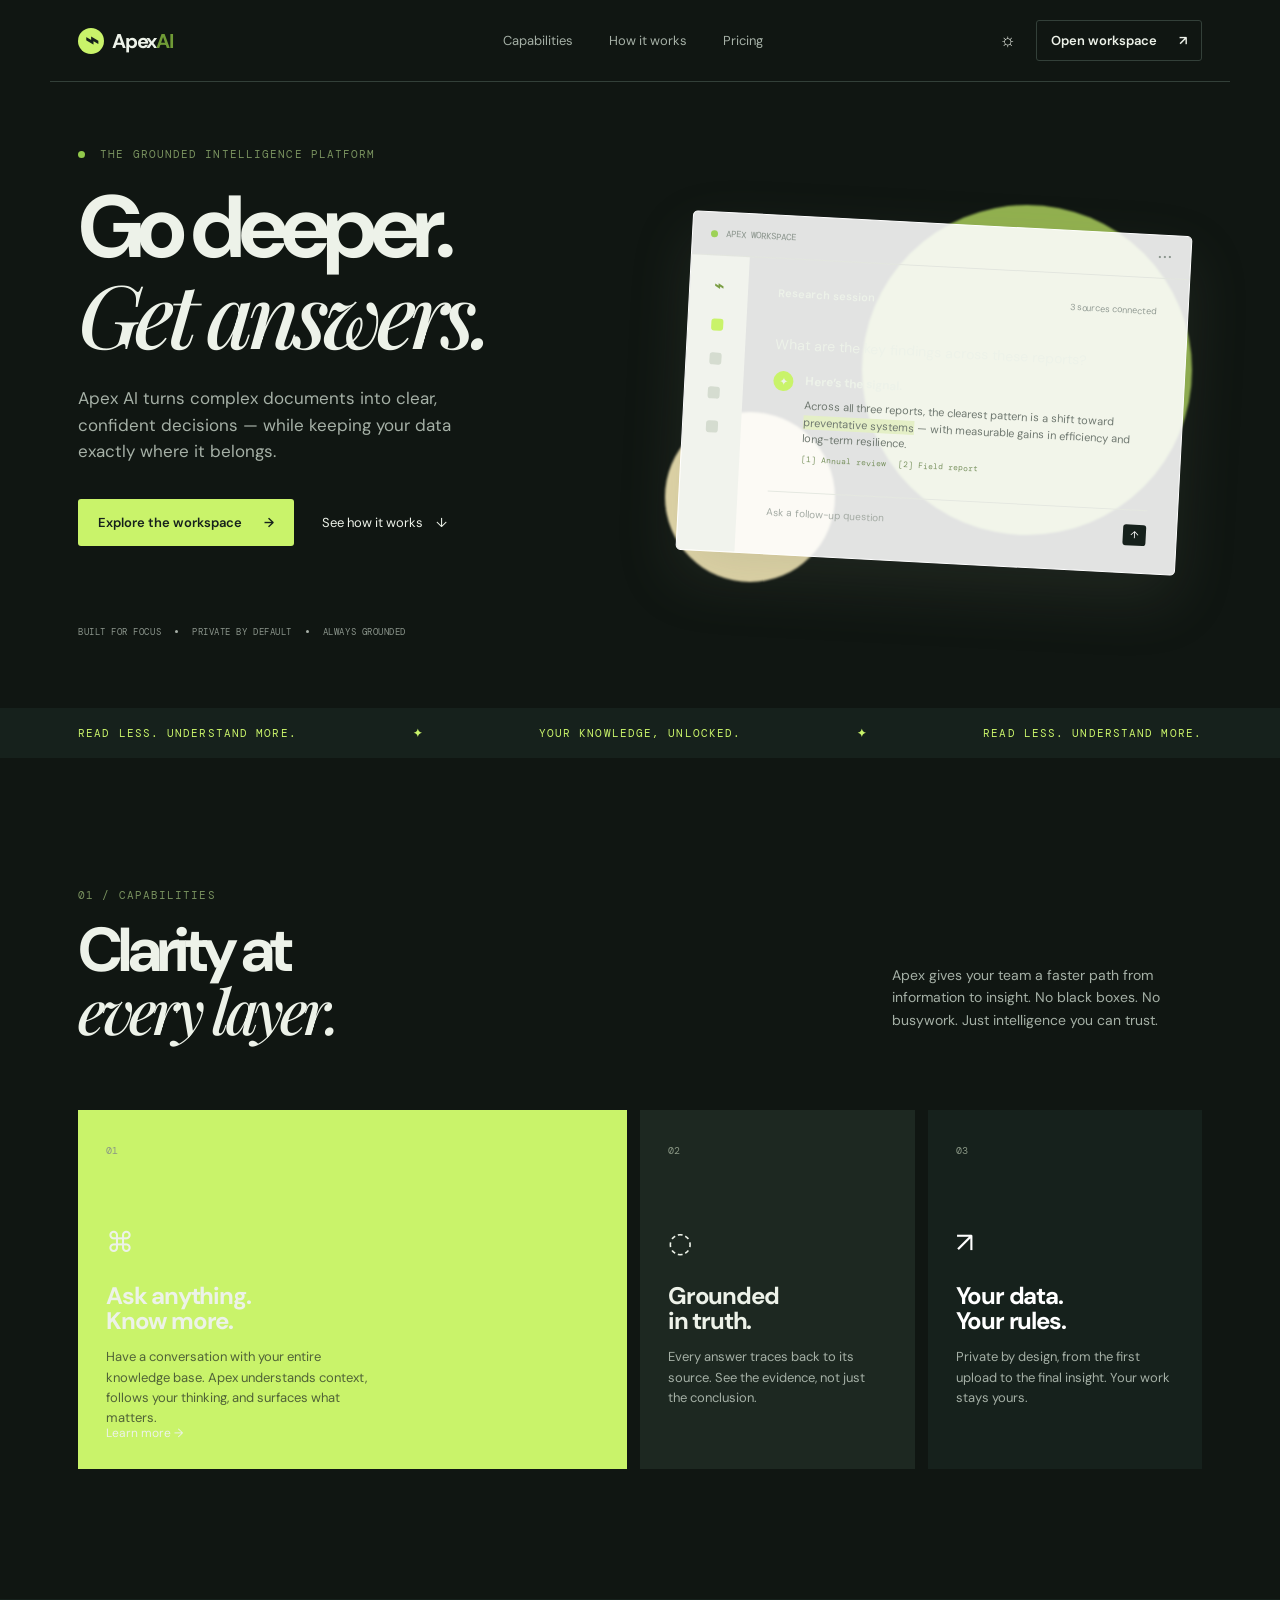
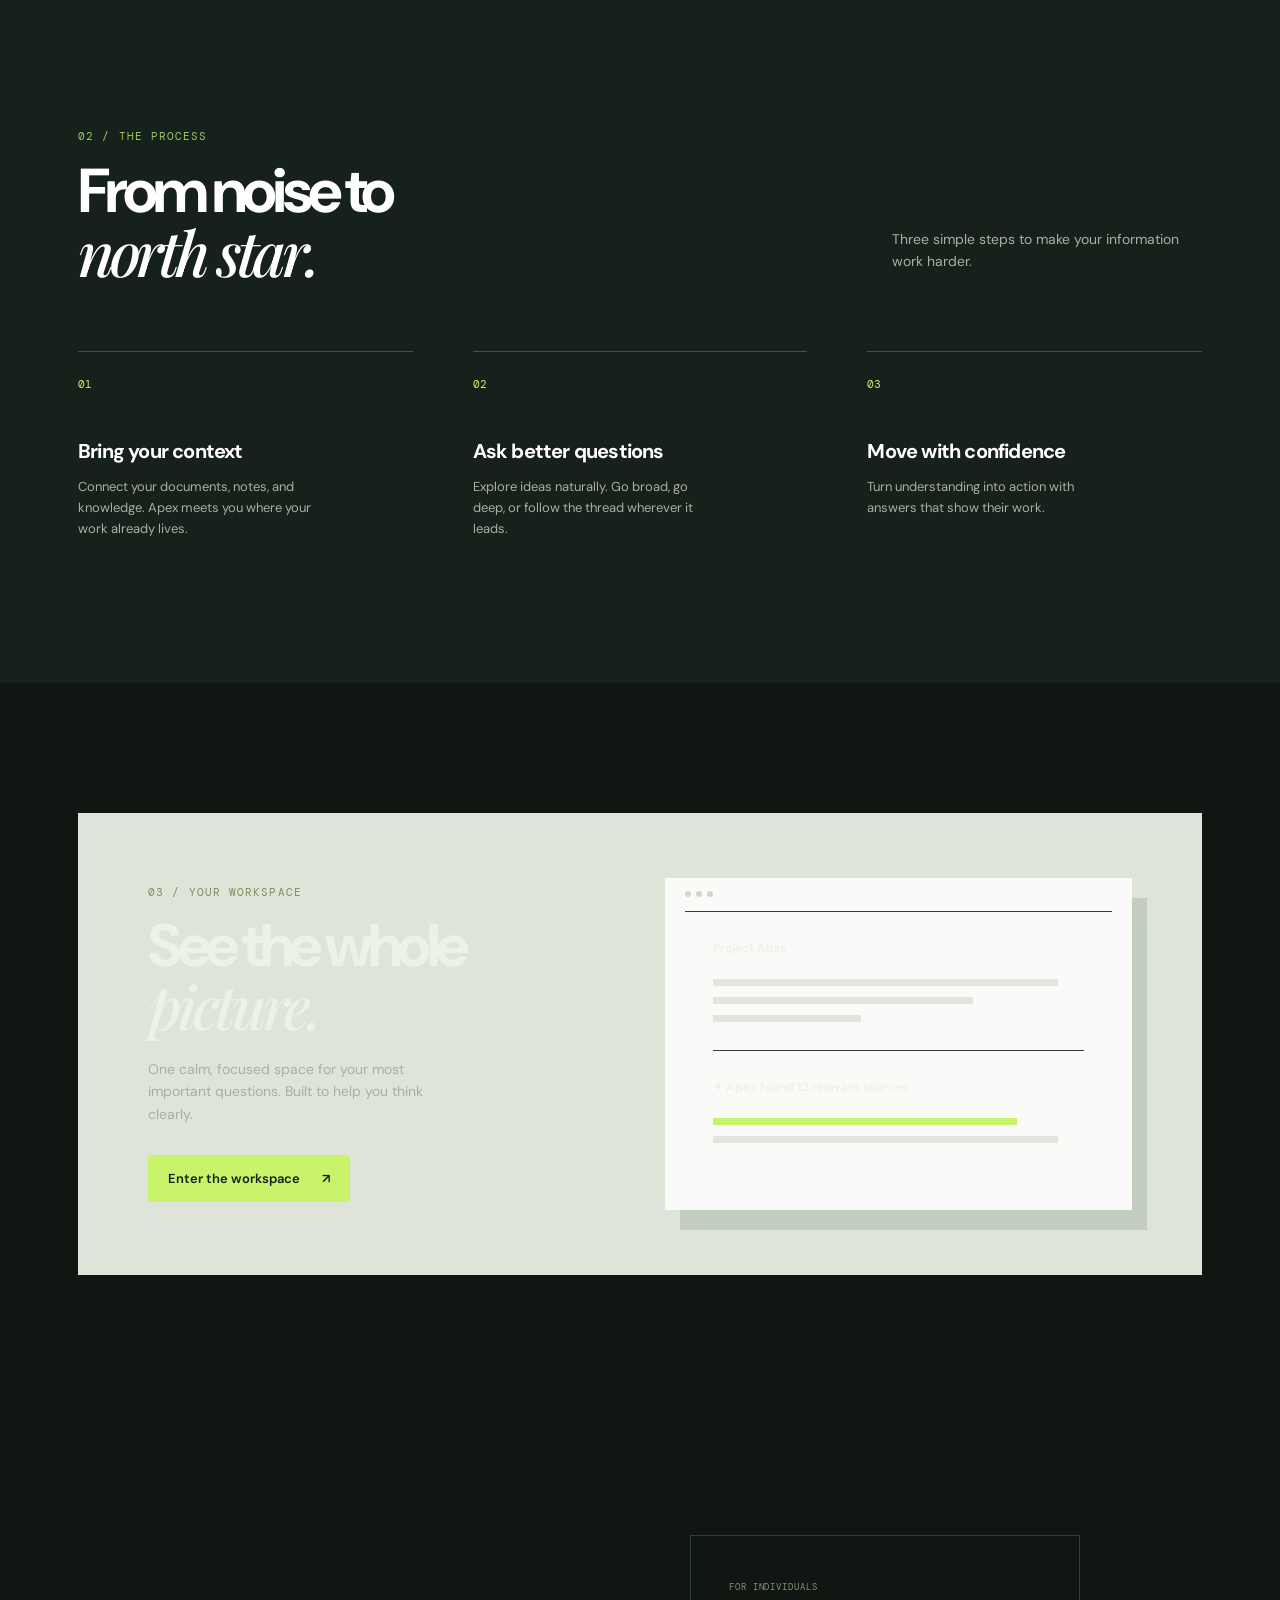
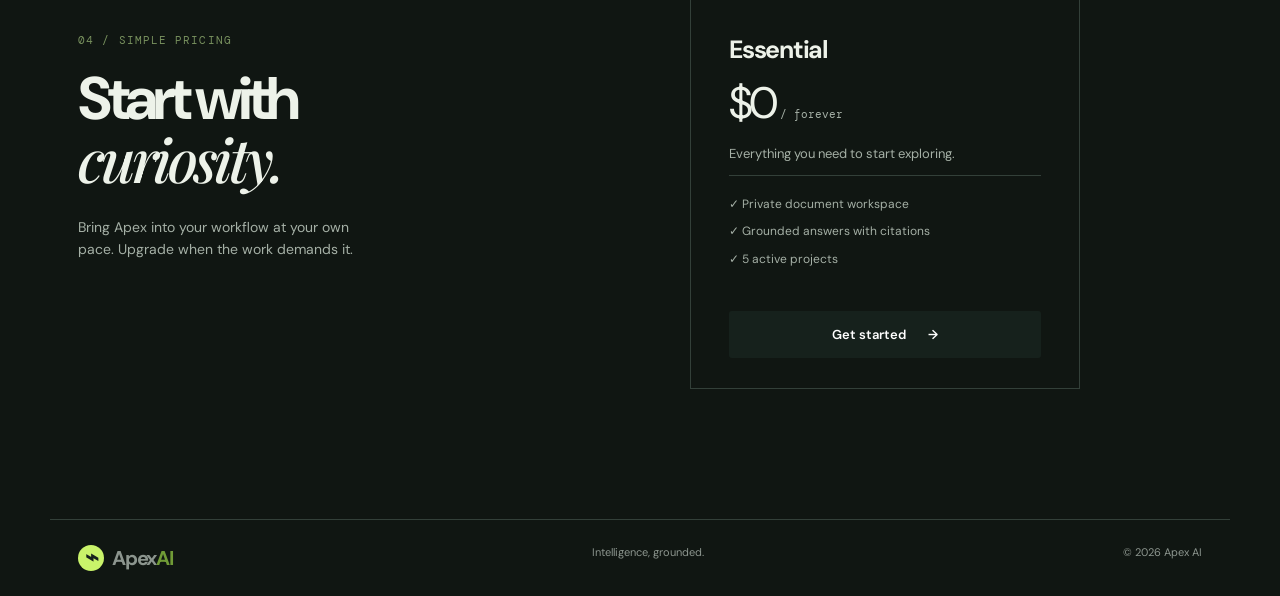
<file: website/index.html>
<!doctype html>
<html lang="en" data-theme="dark">
<head>
  <meta charset="utf-8">
  <meta name="viewport" content="width=device-width, initial-scale=1">
  <meta name="description" content="Apex AI — private intelligence for the documents that matter.">
  <title>Apex AI — Intelligence, grounded.</title>
  <link rel="stylesheet" href="styles.css">
</head>
<body>
  <nav class="nav shell" aria-label="Primary navigation">
    <a class="brand" href="#top" aria-label="Apex AI home"><span class="brand-mark">⌁</span><span>Apex<span class="accent">AI</span></span></a>
    <div class="nav-links"><a href="#features">Capabilities</a><a href="#how-it-works">How it works</a><a href="#pricing">Pricing</a></div>
    <div class="nav-actions"><button class="theme-toggle" type="button" aria-label="Toggle color theme">☼</button><a class="button button-small button-ghost" href="#demo">Open workspace <span>↗</span></a><button class="menu-toggle" type="button" aria-label="Open menu">☰</button></div>
  </nav>

  <main id="top">
    <section class="hero shell">
      <div class="hero-copy">
        <div class="eyebrow"><span class="pulse"></span> The grounded intelligence platform</div>
        <h1>Go deeper.<br><em>Get answers.</em></h1>
        <p class="hero-lede">Apex AI turns complex documents into clear, confident decisions — while keeping your data exactly where it belongs.</p>
        <div class="hero-actions"><a class="button button-primary" href="#demo">Explore the workspace <span>→</span></a><a class="text-link" href="#how-it-works">See how it works <span>↓</span></a></div>
        <div class="trust-row"><span>BUILT FOR FOCUS</span><i></i><span>PRIVATE BY DEFAULT</span><i></i><span>ALWAYS GROUNDED</span></div>
      </div>
      <div class="hero-visual" aria-label="Apex AI workspace preview">
        <div class="orb orb-one"></div><div class="orb orb-two"></div>
        <div class="workspace-card">
          <div class="card-top"><span class="dot green"></span><span class="card-label">APEX WORKSPACE</span><span class="card-menu">•••</span></div>
          <div class="card-body"><div class="mini-sidebar"><b>⌁</b><span class="active"></span><span></span><span></span><span></span></div><div class="chat-pane"><div class="chat-head"><span>Research session</span><small>3 sources connected</small></div><div class="question">What are the key findings across these reports?</div><div class="answer"><div class="answer-icon">✦</div><div><strong>Here’s the signal.</strong><p>Across all three reports, the clearest pattern is a shift toward <mark>preventative systems</mark> — with measurable gains in efficiency and long-term resilience.</p><div class="sources"><span>[1] Annual review</span><span>[2] Field report</span></div></div></div><div class="input-line">Ask a follow-up question <span>↑</span></div></div></div>
        </div>
      </div>
    </section>

    <section class="marquee"><div class="shell marquee-inner"><span>READ LESS. UNDERSTAND MORE.</span><b>✦</b><span>YOUR KNOWLEDGE, UNLOCKED.</span><b>✦</b><span>READ LESS. UNDERSTAND MORE.</span></div></section>

    <section class="section shell" id="features"><div class="section-heading"><div><div class="eyebrow">01 / Capabilities</div><h2>Clarity at<br><em>every layer.</em></h2></div><p>Apex gives your team a faster path from information to insight. No black boxes. No busywork. Just intelligence you can trust.</p></div><div class="feature-grid"><article class="feature feature-large"><span class="feature-number">01</span><div class="feature-icon">⌘</div><h3>Ask anything.<br>Know more.</h3><p>Have a conversation with your entire knowledge base. Apex understands context, follows your thinking, and surfaces what matters.</p><a href="#demo">Learn more →</a></article><article class="feature"><span class="feature-number">02</span><div class="feature-icon">◌</div><h3>Grounded<br>in truth.</h3><p>Every answer traces back to its source. See the evidence, not just the conclusion.</p></article><article class="feature dark-feature"><span class="feature-number">03</span><div class="feature-icon">↗</div><h3>Your data.<br>Your rules.</h3><p>Private by design, from the first upload to the final insight. Your work stays yours.</p></article></div></section>

    <section class="process section" id="how-it-works"><div class="shell"><div class="section-heading"><div><div class="eyebrow">02 / The process</div><h2>From noise to<br><em>north star.</em></h2></div><p>Three simple steps to make your information work harder.</p></div><div class="steps"><div class="step"><span>01</span><h3>Bring your context</h3><p>Connect your documents, notes, and knowledge. Apex meets you where your work already lives.</p></div><div class="step"><span>02</span><h3>Ask better questions</h3><p>Explore ideas naturally. Go broad, go deep, or follow the thread wherever it leads.</p></div><div class="step"><span>03</span><h3>Move with confidence</h3><p>Turn understanding into action with answers that show their work.</p></div></div></div></section>

    <section class="demo section shell" id="demo"><div class="demo-card"><div><div class="eyebrow">03 / Your workspace</div><h2>See the whole<br><em>picture.</em></h2><p>One calm, focused space for your most important questions. Built to help you think clearly.</p><a class="button button-primary" href="#top">Enter the workspace <span>↗</span></a></div><div class="demo-window"><div class="demo-window-top"><span></span><span></span><span></span></div><div class="demo-lines"><b>Project Atlas</b><span class="line wide"></span><span class="line"></span><span class="line short"></span><hr><b>✦ Apex found 12 relevant sources</b><span class="line highlight"></span><span class="line wide"></span></div></div></div></section>

    <section class="section pricing shell" id="pricing"><div class="pricing-copy"><div class="eyebrow">04 / Simple pricing</div><h2>Start with<br><em>curiosity.</em></h2><p>Bring Apex into your workflow at your own pace. Upgrade when the work demands it.</p></div><div class="price-card"><span class="price-tag">FOR INDIVIDUALS</span><h3>Essential</h3><div class="price">$0 <small>/ forever</small></div><p>Everything you need to start exploring.</p><ul><li>✓ Private document workspace</li><li>✓ Grounded answers with citations</li><li>✓ 5 active projects</li></ul><a class="button button-dark" href="#demo">Get started <span>→</span></a></div></section>
  </main>
  <footer class="footer shell"><a class="brand" href="#top"><span class="brand-mark">⌁</span><span>Apex<span class="accent">AI</span></span></a><span>Intelligence, grounded.</span><span>© 2026 Apex AI</span></footer>
  <script src="script.js"></script>
</body></html>
</file>
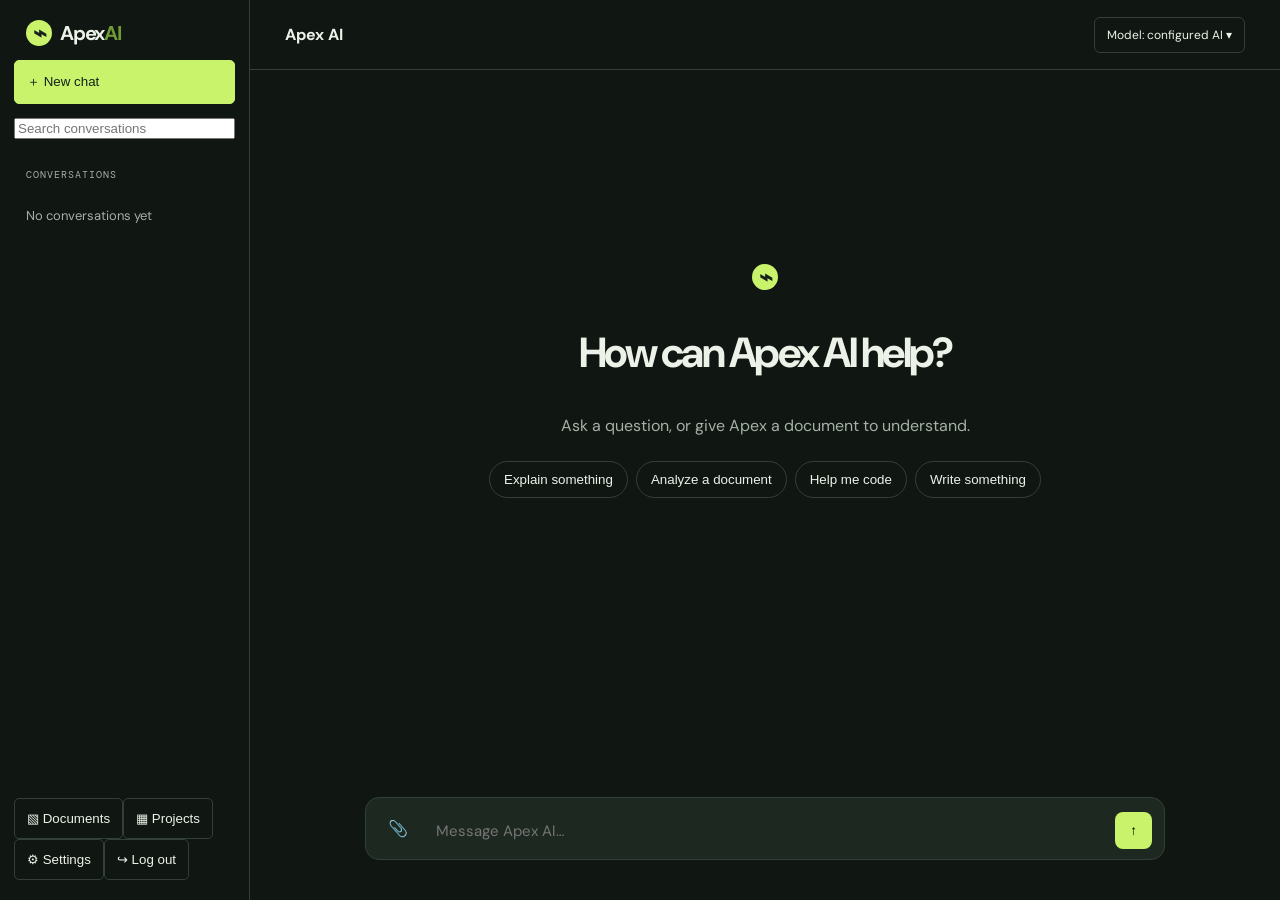
<file: website/app.html>
<!doctype html><html lang="en" data-theme="dark"><head><meta charset="utf-8"><meta name="viewport" content="width=device-width,initial-scale=1"><title>Apex AI — Chat</title><link rel="stylesheet" href="styles.css"><style>body{background:var(--bg)}.shell-app{height:100vh;display:grid;grid-template-columns:250px 1fr}.sidebar{border-right:1px solid var(--line);padding:20px 14px;display:flex;flex-direction:column;gap:14px}.side-title{padding:0 12px}.side-button{border:1px solid var(--line);background:transparent;color:var(--ink);padding:12px;border-radius:5px;text-align:left;cursor:pointer}.side-button.primary{background:var(--lime);border-color:var(--lime);color:#16211c}.side-label{font:10px 'DM Mono';color:var(--muted);padding:15px 12px 3px;text-transform:uppercase;letter-spacing:.1em}.history{color:var(--muted);font-size:13px;padding:9px 12px}.side-bottom{margin-top:auto}.chat{display:flex;flex-direction:column;min-width:0}.chat-top{height:70px;border-bottom:1px solid var(--line);display:flex;align-items:center;justify-content:space-between;padding:0 35px}.model{border:1px solid var(--line);padding:9px 12px;border-radius:6px;font-size:12px}.messages{flex:1;overflow:auto;max-width:800px;width:100%;margin:auto;padding:50px 28px}.empty{text-align:center;margin-top:16vh}.empty h1{font-size:42px;letter-spacing:-.06em}.empty p{color:var(--muted)}.suggestions{display:flex;gap:8px;justify-content:center;flex-wrap:wrap;margin-top:25px}.suggestions button{padding:10px 14px;border:1px solid var(--line);background:transparent;color:var(--ink);border-radius:20px;cursor:pointer}.bubble{padding:18px 0;line-height:1.65;white-space:pre-wrap}.bubble.user{color:var(--muted);border-bottom:1px solid var(--line)}.bubble.ai{font-size:16px}.composer-wrap{padding:20px 28px 30px}.composer{max-width:800px;margin:auto;display:flex;gap:10px;align-items:end;border:1px solid var(--line);border-radius:14px;padding:10px 12px;background:var(--card)}textarea{flex:1;resize:none;border:0;outline:0;background:transparent;color:var(--ink);font:15px 'DM Sans';padding:8px}.send{border:0;border-radius:8px;background:var(--lime);padding:11px 15px;cursor:pointer}.attach{cursor:pointer;color:var(--muted);padding:10px}.attach input{display:none}.source{font-size:12px;color:#78915e;border-left:2px solid var(--lime);padding:5px 10px;margin-top:8px}@media(max-width:700px){.shell-app{grid-template-columns:1fr}.sidebar{display:none}.sidebar.open{display:flex;position:fixed;z-index:5;background:var(--bg);height:100%;width:260px}.chat-top{padding:0 16px}.messages{padding:30px 18px}.composer-wrap{padding:12px}.empty h1{font-size:34px}.menu-mobile{display:block!important}.side-bottom{margin-top:auto}}.menu-mobile{display:none;background:none;border:0;color:var(--ink);font-size:20px}</style></head><body><div class="shell-app"><aside class="sidebar" id="sidebar"><div class="side-title"><a class="brand" href="index.html"><span class="brand-mark">⌁</span><span>Apex<span class="accent">AI</span></span></a></div><button class="side-button primary" onclick="newChat()">＋ New chat</button><input class="input" id="search" placeholder="Search conversations"><div class="side-label">Conversations</div><div class="history" id="history">No conversations yet</div><div class="side-bottom"><button class="side-button" onclick="alert('Document management is available through upload in chat.')">▧ Documents</button><button class="side-button">▦ Projects</button><button class="side-button">⚙ Settings</button><button class="side-button" onclick="logout()">↪ Log out</button></div></aside><section class="chat"><header class="chat-top"><button class="menu-mobile" onclick="sidebar.classList.toggle('open')">☰</button><strong>Apex AI</strong><span class="model">Model: configured AI ▾</span></header><main class="messages" id="messages"><div class="empty" id="empty"><div class="brand" style="justify-content:center;font-size:34px"><span class="brand-mark">⌁</span></div><h1>How can Apex AI help?</h1><p>Ask a question, or give Apex a document to understand.</p><div class="suggestions"><button onclick="suggest('Explain something clearly')">Explain something</button><button onclick="suggest('Analyze my document')">Analyze a document</button><button onclick="suggest('Help me code')">Help me code</button><button onclick="suggest('Write something for me')">Write something</button></div></div></main><div class="composer-wrap"><div class="composer"><label class="attach">📎<input id="file" type="file" accept="application/pdf" onchange="upload()"></label><textarea id="question" rows="1" placeholder="Message Apex AI…"></textarea><button class="send" onclick="ask()">↑</button></div><div class="status" id="status" style="text-align:center;margin-top:10px"></div></div></section></div><script src="app.js"></script></body></html>
</file>
<file: website/styles.css>
@import url('https://fonts.googleapis.com/css2?family=DM+Mono:wght@400;500&family=DM+Sans:wght@400;500;600;700&family=Playfair+Display:ital,wght@0,500;0,600;1,500;1,600&display=swap');
:root{--bg:#f4f3ee;--ink:#16211c;--muted:#707973;--line:#d9ddd6;--lime:#c9f36a;--card:#e6e9e1;--dark:#16211c}[data-theme=dark]{--bg:#101612;--ink:#edf2e9;--muted:#a5b0a6;--line:#334039;--card:#1d2821}*{box-sizing:border-box}html{scroll-behavior:smooth}body{margin:0;background:var(--bg);color:var(--ink);font-family:'DM Sans',sans-serif}body:has(.dark-feature){overflow-x:hidden}.shell{max-width:1180px;margin:auto;padding-left:28px;padding-right:28px}.nav{height:82px;display:flex;align-items:center;justify-content:space-between;border-bottom:1px solid var(--line)}.brand{font-size:20px;font-weight:700;letter-spacing:-.06em;display:flex;align-items:center;gap:8px;color:inherit;text-decoration:none}.brand-mark{display:grid;place-items:center;width:26px;height:26px;border-radius:50%;background:var(--lime);font-size:23px;line-height:1;color:var(--dark)}.accent{color:#709b36}.nav-links{display:flex;gap:36px;margin-left:100px}.nav a:not(.brand){color:var(--muted);font-size:13px;text-decoration:none}.nav-actions{display:flex;align-items:center;gap:14px}.button{padding:15px 20px;border-radius:3px;text-decoration:none;font-size:13px;font-weight:600;display:inline-flex;gap:22px;align-items:center}.button-small{padding:11px 14px}.button-primary{background:var(--lime);color:var(--dark)}.button-ghost{border:1px solid var(--line);color:var(--ink)!important}.button-dark{background:var(--dark);color:white;justify-content:center;width:100%}.theme-toggle,.menu-toggle{border:0;background:none;color:inherit;font-size:19px;cursor:pointer}.menu-toggle{display:none}.hero{min-height:625px;display:grid;grid-template-columns:1fr 1fr;align-items:center;gap:50px;padding-top:65px;padding-bottom:70px}.eyebrow{font:11px 'DM Mono',monospace;letter-spacing:.1em;text-transform:uppercase;color:#78915e}.pulse{display:inline-block;width:7px;height:7px;border-radius:50%;background:#92c94b;margin-right:7px}.hero h1,h2{font-size:clamp(54px,7vw,88px);line-height:.98;letter-spacing:-.075em;margin:23px 0}.hero h1 em,h2 em{font-family:'Playfair Display',serif;font-weight:500;letter-spacing:-.07em}.hero-lede{color:var(--muted);font-size:17px;line-height:1.55;max-width:420px}.hero-actions{display:flex;align-items:center;gap:28px;margin-top:34px}.text-link{color:var(--ink);font-size:13px;text-decoration:none}.text-link span{margin-left:10px}.trust-row{margin-top:80px;display:flex;align-items:center;gap:14px;font:9px 'DM Mono',monospace;color:#8b958c;letter-spacing:.06em}.trust-row i{width:3px;height:3px;background:#a8b0a8;border-radius:50%}.hero-visual{position:relative;height:390px;display:grid;place-items:center}.orb{position:absolute;border-radius:50%;filter:blur(1px)}.orb-one{width:330px;height:330px;background:var(--lime);opacity:.7;right:10px;top:8px}.orb-two{width:170px;height:170px;background:#e4d8aa;bottom:5px;left:0}.workspace-card{position:relative;width:min(500px,100%);background:rgba(255,255,255,.88);box-shadow:0 25px 60px #65725b30;border:1px solid #fff;border-radius:5px;transform:rotate(3deg);overflow:hidden}.card-top{padding:15px 18px;border-bottom:1px solid #e3e6df;display:flex;gap:8px;align-items:center;font:9px 'DM Mono';color:#89938b}.dot{width:7px;height:7px;border-radius:50%}.green{background:#9ed257}.card-menu{margin-left:auto}.card-body{display:flex;min-height:285px}.mini-sidebar{width:58px;background:#f1f3ed;display:flex;align-items:center;flex-direction:column;gap:22px;padding-top:20px}.mini-sidebar b{color:#7b9e45}.mini-sidebar span{height:12px;width:12px;border-radius:3px;background:#d5dcd0}.mini-sidebar .active{background:var(--lime)}.chat-pane{padding:27px 30px;flex:1}.chat-head{display:flex;justify-content:space-between;font-size:11px;font-weight:600}.chat-head small{font-size:9px;color:#929b94;font-weight:400}.question{margin:35px 0 18px;font-size:14px}.answer{display:flex;gap:12px;font-size:11px;line-height:1.5}.answer-icon{width:20px;height:20px;border-radius:50%;background:var(--lime);display:grid;place-items:center;flex:none}.answer strong{font-size:12px}.answer p{margin:7px 0;color:#6f7870}.answer mark{background:#e4efc6;color:inherit}.sources{font:8px 'DM Mono';color:#78915e;display:flex;gap:12px}.input-line{border-top:1px solid #e5e8e1;margin-top:28px;padding-top:14px;color:#a3aaa3;font-size:10px}.input-line span{float:right;background:var(--dark);color:white;padding:4px 7px;border-radius:3px}.marquee{background:var(--dark);color:var(--lime);padding:18px 0;overflow:hidden}.marquee-inner{display:flex;justify-content:space-between;align-items:center;font:11px 'DM Mono';letter-spacing:.1em}.section{padding-top:130px;padding-bottom:130px}.section-heading{display:flex;justify-content:space-between;align-items:end;margin-bottom:65px}.section-heading h2{font-size:62px;margin:18px 0 0}.section-heading p{max-width:310px;color:var(--muted);line-height:1.6;font-size:14px}.feature-grid{display:grid;grid-template-columns:2fr 1fr 1fr;gap:13px}.feature{background:var(--card);min-height:350px;padding:28px;position:relative}.feature-large{background:var(--lime)}.dark-feature{background:var(--dark);color:white}.feature-number{font:10px 'DM Mono';color:#8a9785}.feature-icon{font-size:28px;margin-top:65px}.feature h3{font-size:24px;line-height:1.05;letter-spacing:-.05em;margin:22px 0 14px}.feature p{font-size:13px;line-height:1.55;color:var(--muted);max-width:270px}.feature-large p{color:#506337}.dark-feature p{color:#a4afa5}.feature a{position:absolute;bottom:28px;color:inherit;font-size:12px;text-decoration:none}.process{background:var(--dark);color:white}.process .section-heading p{color:#a5b0a6}.process .eyebrow{color:#9dc761}.steps{display:grid;grid-template-columns:repeat(3,1fr);gap:60px}.step{border-top:1px solid #435047;padding-top:20px}.step>span{font:11px 'DM Mono';color:var(--lime)}.step h3{font-size:20px;letter-spacing:-.04em;margin:45px 0 12px}.step p{color:#a5b0a6;font-size:13px;line-height:1.6;max-width:240px}.demo-card{background:#dfe4d9;padding:65px 70px;display:grid;grid-template-columns:1fr 1fr;gap:50px;align-items:center}.demo-card h2{font-size:60px;margin:18px 0}.demo-card p,.pricing-copy p{color:var(--muted);line-height:1.6;font-size:14px;max-width:285px;margin-bottom:30px}.demo-window{background:#fafbf8;box-shadow:15px 20px 0 #c4cec0;padding:0 20px 28px;min-height:250px}.demo-window-top{height:34px;border-bottom:1px solid var(--line);display:flex;gap:5px;align-items:center}.demo-window-top span{width:6px;height:6px;background:#d0d8cc;border-radius:50%}.demo-lines{padding:28px;font-size:12px}.demo-lines b{display:block;margin-bottom:23px}.line{display:block;background:#e0e5dd;height:7px;width:70%;margin:11px 0}.line.wide{width:93%}.line.short{width:40%}.line.highlight{background:var(--lime);width:82%}.demo-lines hr{border:0;border-top:1px solid var(--line);margin:28px 0}.pricing{display:grid;grid-template-columns:1fr 1fr;gap:100px;align-items:center}.pricing h2{font-size:60px}.price-card{border:1px solid var(--line);padding:38px 38px 30px;max-width:390px}.price-tag{font:9px 'DM Mono';color:#80947a;letter-spacing:.1em}.price-card h3{font-size:25px;letter-spacing:-.05em;margin:38px 0 8px}.price{font-size:44px;letter-spacing:-.08em}.price small{font:11px 'DM Mono';color:var(--muted);letter-spacing:0}.price-card p{color:var(--muted);font-size:13px}.price-card ul{list-style:none;padding:15px 0 25px;border-top:1px solid var(--line);line-height:2.3;font-size:12px;color:var(--muted)}.footer{border-top:1px solid var(--line);padding-top:25px;padding-bottom:25px;display:flex;justify-content:space-between;color:#8c958e;font-size:11px}.theme-toggle{font-size:0}.theme-toggle:after{content:'☼';font-size:18px}
@media(max-width:760px){.nav-links,.nav .button{display:none}.menu-toggle{display:block}.hero{grid-template-columns:1fr;padding-top:60px}.hero h1{font-size:65px}.hero-visual{height:330px}.workspace-card{transform:rotate(2deg) scale(.9)}.trust-row{margin-top:50px;font-size:8px;gap:7px}.section{padding-top:85px;padding-bottom:85px}.section-heading{display:block;margin-bottom:40px}.section-heading h2,.demo-card h2,.pricing h2{font-size:50px}.section-heading p{margin-top:28px}.feature-grid,.steps,.demo-card,.pricing{grid-template-columns:1fr}.feature{min-height:280px}.feature-icon{margin-top:35px}.steps{gap:35px}.step h3{margin-top:28px}.demo-card{padding:38px 25px}.demo-window{margin-top:10px}.pricing{gap:45px}.price-card{max-width:none}.footer{flex-wrap:wrap;gap:18px}.marquee-inner{width:800px;transform:translateX(-10px)}}
</file>
